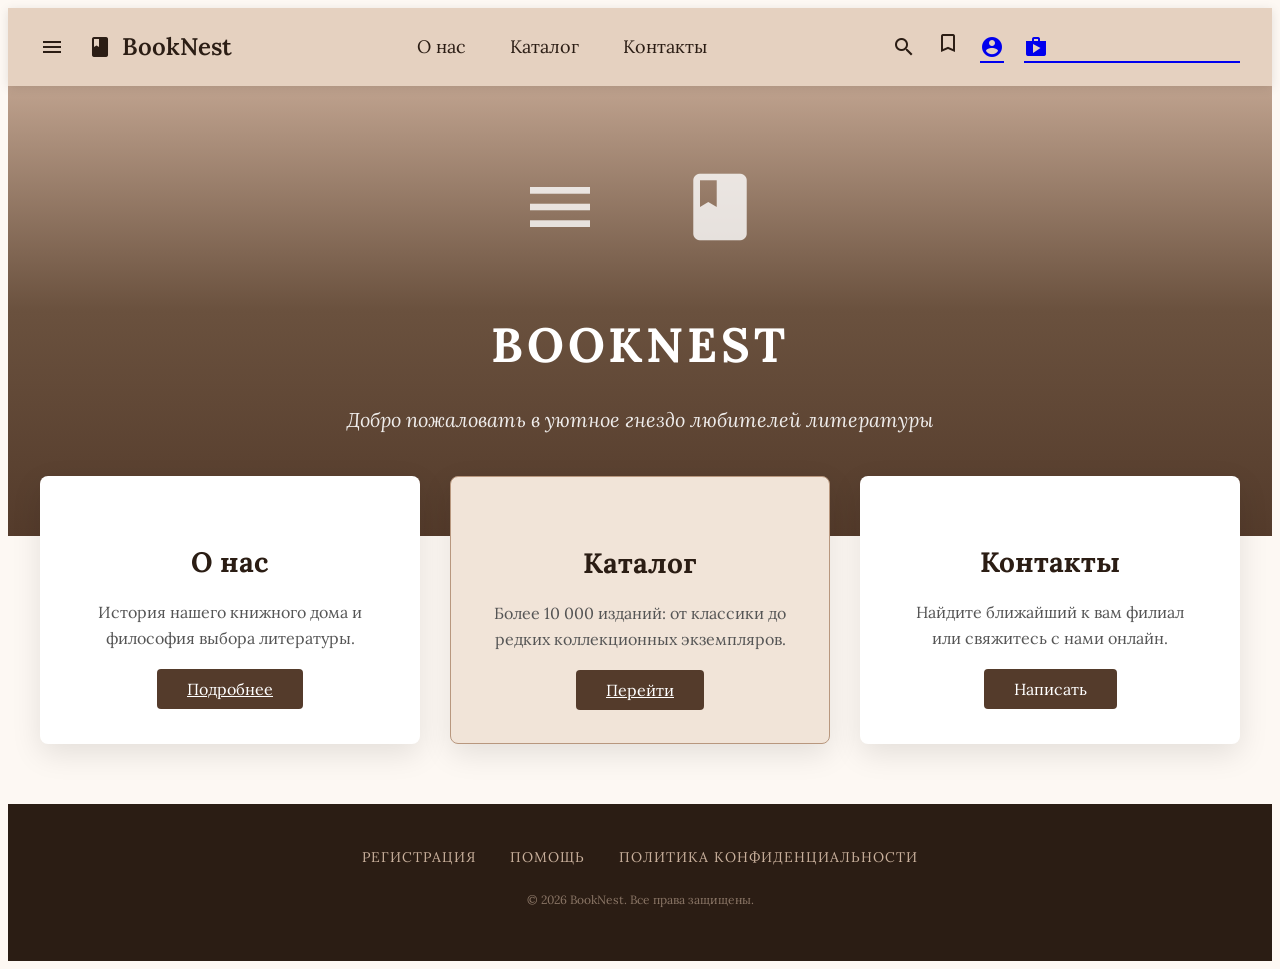
<file: index.html>
<!DOCTYPE html>
<html lang="ru">
<head>
    <meta charset="UTF-8">
    <meta name="viewport" content="width=device-width, initial-scale=1.0">
    <title>BookNest — Книжный дом</title>
    <link href="https://fonts.googleapis.com/icon?family=Material+Icons" rel="stylesheet">
    <link href="https://fonts.googleapis.com/css2?family=Lora:wght@400;500;600&display=swap" rel="stylesheet">
    <link rel="stylesheet" href="style.css">
</head>
<body>

    
    <header class="navbar">
        <div class="container">
            <div class="logo-wrapper">
                <span class="material-icons">menu_book</span>
                <span class="brand-text">BookNest</span>
            </div>
            
            <nav class="desktop-menu">
                <a href="index.html">О нас</a>
                <a href="catalog.html">Каталог</a>
                <a>Контакты</a>
            </nav>

            <div class="nav-icons">
                <span class="material-icons">search</span>
                <div class="bookmark">
                    <span class="material-icons">bookmark_border</span>
                </div>
                <a href="lichi.html" class="material-icons">account_circle</a>
                <a  href="korzina.html" class="material-icons shopping-btn">shopping_bag</a>
            </div>
        </div>
    </header>

    
    <section class="hero">
        <div class="hero-content">
            <span class="material-icons hero-icon">menu_book</span>
            <h1>BookNest</h1>
            <p>Добро пожаловать в уютное гнездо любителей литературы</p>
        </div>
    </section>

    
    <main class="container">
        <div class="sections-grid">
            <div class="card">
                <h2>О нас</h2>
                <p>История нашего книжного дома и философия выбора литературы.</p>
                <a href="index.html" class="more-btn">Подробнее</a>
            </div>
            <div class="card active">
                <h2>Каталог</h2>
                <p>Более 10 000 изданий: от классики до редких коллекционных экземпляров.</p>
                <a href="catalog.html" class="more-btn">Перейти</a>
            </div>
            <div class="card">
                <h2>Контакты</h2>
                <p>Найдите ближайший к вам филиал или свяжитесь с нами онлайн.</p>
                <a class="more-btn">Написать</a>
            </div>
        </div>
    </main>

    
    <footer class="footer">
        <div class="container">
            <div class="footer-links">
                <a href="lichi.html">Регистрация</a>
                <a href="#">Помощь</a>
                <a href="#">Политика конфиденциальности</a>
            </div>
            <p class="copyright">© 2026 BookNest. Все права защищены.</p>
        </div>
    </footer>

</body>
</html>
</file>
<file: style.css>
• {
    margin: 0;
    padding: 0;
    box-sizing: border-box;
}

html {
    font-size: 1rem;
}

body {
    font-family: 'Lora', serif;
    background-color: #fdf8f3;
    color: #2b1d14;
    line-height: 1.6;
}

.container {
    max-width: 75rem; /* 1200px */
    margin: 0 auto;
    padding: 0 1.25rem;
}


.navbar {
    background: #e5d1c0;
    padding: 1.25rem 0; 
    position: sticky;
    top: 0;
    z-index: 1000;
    box-shadow: 0 0.125rem 0.625rem rgba(0,0,0,0.1); 
}

.navbar .container {
    display: flex;
    justify-content: space-between;
    align-items: center;
}

.logo-wrapper {
    display: flex;
    align-items: center;
    gap: 0.625rem; 
    font-size: 1.5rem; 
    font-weight: 600;
}

.desktop-menu a {
    text-decoration: none;
    color: #2b1d14;
    margin: 0 1.25rem; 
    font-size: 1.125rem; 
    transition: 0.3s;
}

.desktop-menu a:hover {
    color: #8d6e63;
}

.nav-icons {
    display: flex;
    gap: 1.25rem; 
    align-items: center;
    cursor: pointer;
}

.bookmark {
    position: relative;
}

.badge {
    position: absolute;
    top: -0.625rem; 
    right: -0.3125rem; 
    font-size: 0.75rem; 
    font-weight: bold;
}

.hero {
    height: 28.125rem; 
    background: linear-gradient(to bottom, #bfa28e, #6a513e, #543b2b);
    display: flex;
    justify-content: center;
    align-items: center;
    text-align: center;
    color: #fff;
}

.hero-icon {
    font-size: 5rem ; 
    margin-bottom: 1.25rem; 
    opacity: 0.8;
}

.hero h1 {
    font-size: 3rem; 
    text-transform: uppercase;
    letter-spacing: 0.25rem; 
    margin-bottom: 0.625rem; 
}

.hero p {
    font-size: 1.25rem; 
    font-style: italic;
    opacity: 0.9;
}


.sections-grid {
    display: grid;
    grid-template-columns: repeat(3, 1fr);
    gap: 1.875rem; 
    margin: -3.75rem auto 3.75rem; 
}

.card {
    background: #fff;
    padding: 2.5rem; 
    border-radius: 0.5rem; 
    box-shadow: 0 0.625rem 1.875rem rgba(0,0,0,0.1); 
    text-align: center;
    transition: transform 0.3s;
}

.card:hover {
    transform: translateY(-0.625rem); 
}

.card.active {
    background: #f1e4d8;
    border: 0.0625rem solid #b8977e; 
}

.card h2 {
    font-size: 1.75rem; 
    margin-bottom: 0.9375rem; 
}

.card p {
    font-size: 1rem; 
    color: #555;
    margin-bottom: 1.5625rem; 
}

.more-btn {
    background: #543b2b;
    color: #fff;
    border: none;
    padding: 0.625rem 1.875rem; 
    font-family: 'Lora', serif;
    font-size: 1rem; 
    border-radius: 0.25rem; 
    cursor: pointer;
    transition: 0.3s;
}

.more-btn:hover {
    background: #3e2a1c;
}

/* Подвал */
.footer {
    background: #2b1d14;
    color: #c9b09c;
    padding: 2.5rem 0; 
    text-align: center;
}

.footer-links {
    margin-bottom: 1.25rem; 
}

.footer-links a {
    color: #c9b09c;
    text-decoration: none;
    margin: 0 0.9375rem; 
    font-size: 0.875rem; 
    text-transform: uppercase;
    letter-spacing: 0.0625rem; 
}

.copyright {
    font-size: 0.75rem; 
    opacity: 0.6;
}
</file>
